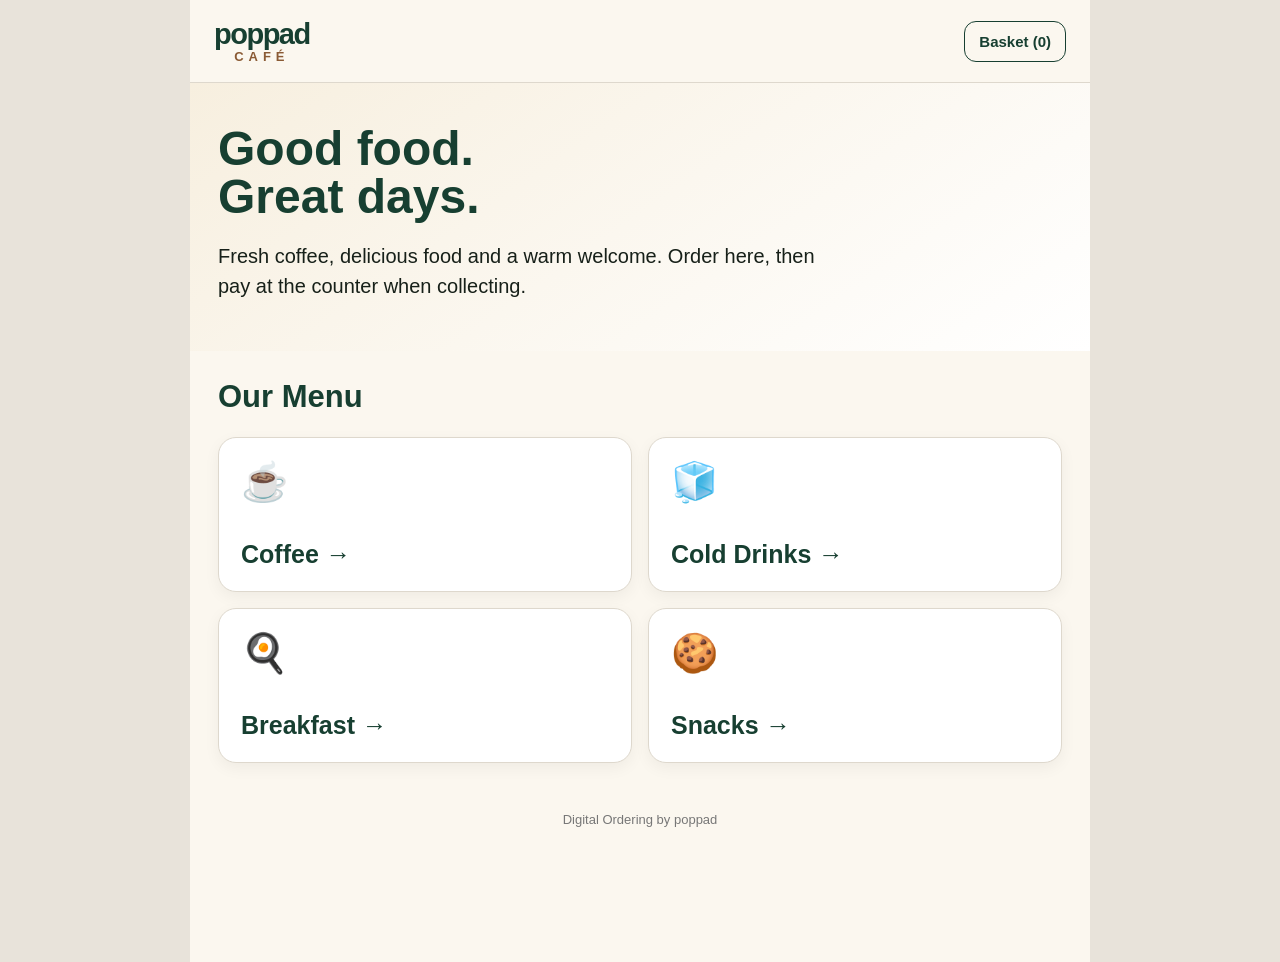
<file: index.html>
<!doctype html>
<html lang="en"><head><meta charset="utf-8"><meta name="viewport" content="width=device-width,initial-scale=1,viewport-fit=cover"><title>POPPAD CAFÉ • Order</title><link rel="stylesheet" href="styles.css"></head>
<body><main id="app" class="app"></main><script src="config.js"></script><script src="app.js"></script></body></html>
</file>
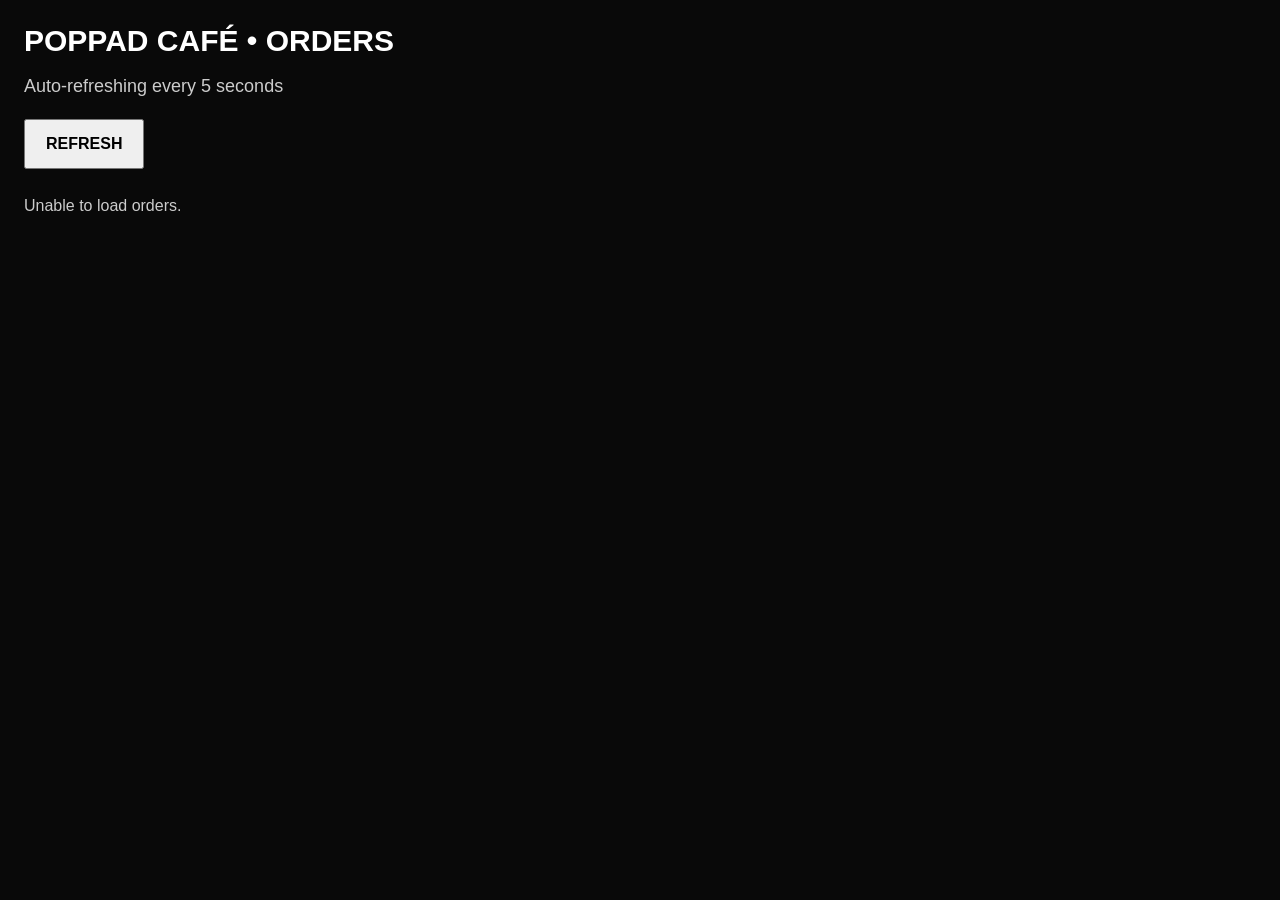
<file: staff.html>
<!doctype html>
<html lang="en">
<head>
  <meta charset="utf-8">
  <meta name="viewport" content="width=device-width,initial-scale=1">
  <title>POPPAD CAFÉ • Staff Orders</title>

  <style>
    * { box-sizing: border-box; }

    body {
      margin: 0;
      padding: 24px;
      background: #090909;
      color: #fff;
      font-family: Arial, Helvetica, sans-serif;
    }

    h1 {
      margin: 0 0 18px;
      font-size: 30px;
    }

    .sub {
      color: #ccc;
      font-size: 18px;
      margin-bottom: 22px;
    }

    button {
      font: inherit;
      font-weight: 800;
      cursor: pointer;
    }

    #refresh {
      padding: 14px 20px;
      margin-bottom: 18px;
    }

    .order {
      background: #171717;
      border: 1px solid #555;
      border-radius: 18px;
      padding: 22px;
      margin-bottom: 18px;
    }

    .number {
      font-size: 38px;
      font-weight: 900;
      margin-bottom: 8px;
    }

    .customer {
      font-size: 26px;
      margin-bottom: 18px;
    }

    .item {
      border-top: 1px solid #444;
      padding: 14px 0;
      font-size: 20px;
    }

    .options {
      color: #ccc;
      font-size: 17px;
      margin-top: 4px;
    }

    .total {
      font-size: 30px;
      font-weight: 900;
      margin: 18px 0;
    }

    .complete {
      width: 100%;
      padding: 20px;
      border: 0;
      border-radius: 12px;
      background: #fff;
      color: #000;
      font-size: 20px;
    }

    #status {
      color: #ccc;
      margin: 10px 0 20px;
    }
  </style>

  <script src="config.js"></script>
</head>

<body>

  <h1>POPPAD CAFÉ • ORDERS</h1>
  <div class="sub">Auto-refreshing every 5 seconds</div>

  <button id="refresh" onclick="loadOrders()">REFRESH</button>

  <div id="status"></div>
  <div id="orders"></div>

  <script>
    const API = (window.POPPAD_ORDER_CONFIG || {}).orderApiUrl;

    const esc = s => String(s ?? "")
      .replace(/&/g, "&amp;")
      .replace(/</g, "&lt;")
      .replace(/>/g, "&gt;")
      .replace(/"/g, "&quot;")
      .replace(/'/g, "&#39;");

    async function loadOrders() {
      const ordersEl = document.getElementById("orders");
      const statusEl = document.getElementById("status");

      if (!API) {
        statusEl.textContent = "Staff screen is not connected.";
        return;
      }

      try {
        const response = await fetch(
          API + "?action=orders&t=" + Date.now(),
          { cache: "no-store" }
        );

        const data = await response.json();
        const orders = data.orders || [];

        if (!orders.length) {
          ordersEl.innerHTML = "";
          statusEl.textContent = "No active orders.";
          return;
        }

        statusEl.textContent = "";

        ordersEl.innerHTML = orders.map(order => {
          const items = (order.items || []).map(item => {
            const options =
              item.options && item.options.length
                ? item.options.join(" • ")
                : "Regular";

            return `
              <div class="item">
                <strong>${esc(item.quantity)} × ${esc(item.itemName)}</strong>
                <div class="options">${esc(options)}</div>
              </div>
            `;
          }).join("");

          return `
            <div class="order" id="order-${esc(order.id)}">
              <div class="number">#${esc(order.orderNumber)}</div>
              <div class="customer">${esc(order.customerName)}</div>

              ${items}

              <div class="total">€${Number(order.total).toFixed(2)}</div>

              <button
                class="complete"
                onclick="completeOrder('${esc(order.id)}')">
                COMPLETE ORDER
              </button>
            </div>
          `;
        }).join("");

      } catch (err) {
        statusEl.textContent = "Unable to load orders.";
      }
    }

    async function completeOrder(orderId) {
      if (!confirm("Mark this order complete?")) return;

      const card = document.getElementById("order-" + orderId);

      if (card) {
        card.remove();
      }

      if (!document.querySelector(".order")) {
        document.getElementById("status").textContent = "No active orders.";
      }

      try {
        await fetch(API, {
          method: "POST",
          body: JSON.stringify({
            action: "completeOrder",
            orderId: orderId
          })
        });

        setTimeout(loadOrders, 1000);

      } catch (err) {
        setTimeout(loadOrders, 1000);
      }
    }

    document.getElementById("refresh").addEventListener("click", loadOrders);

    loadOrders();
    setInterval(loadOrders, 5000);
  </script>

</body>
</html>
</file>
<file: styles.css>
*{box-sizing:border-box} :root{--green:#173f31;--sage:#96aa91;--coffee:#8a5a34;--sand:#eadcc8;--cream:#fbf7ef;--ink:#172019;--line:#ded8cd;--white:#fff;--danger:#8b2f2f} body{margin:0;background:#e8e3da;color:var(--ink);font-family:Arial,Helvetica,sans-serif}.app{max-width:900px;min-height:100vh;margin:auto;background:var(--cream);padding-bottom:110px}.top{position:sticky;top:0;z-index:5;display:flex;align-items:center;justify-content:space-between;padding:18px 24px;background:rgba(251,247,239,.97);border-bottom:1px solid var(--line)}.brand{font-size:29px;font-weight:900;letter-spacing:-1.5px;color:var(--green)}.brand span{display:block;margin-top:-2px;font-size:13px;letter-spacing:5px;color:var(--coffee);text-align:center}.cartbtn,.back{border:1px solid var(--green);background:transparent;color:var(--green);border-radius:12px;padding:11px 14px;font-weight:800;font-size:15px;width:auto}.hero{padding:42px 28px 30px;background:linear-gradient(145deg,#f7efdf,#fff)}.hero h1{font-size:48px;line-height:1;margin:0;color:var(--green)}.hero p{font-size:20px;line-height:1.5;max-width:620px}.content{padding:24px 28px}.grid{display:grid;grid-template-columns:repeat(2,minmax(0,1fr));gap:16px}.card{background:#fff;border:1px solid var(--line);border-radius:18px;padding:22px;box-shadow:0 5px 16px #0000000d}.category{min-height:155px;display:flex;flex-direction:column;justify-content:space-between;cursor:pointer}.category .icon{font-size:38px}.category h3{font-size:25px;margin:12px 0 0;color:var(--green)}.product{cursor:pointer}.product h3{font-size:21px;margin:0 0 8px}.price{font-weight:900;color:var(--coffee);font-size:19px}.section-title{font-size:31px;color:var(--green);margin:4px 0 22px}.option-group{margin:24px 0}.option-group h3{margin-bottom:10px}.options{display:flex;gap:10px;flex-wrap:wrap}.chip{width:auto;padding:12px 14px;border-radius:12px;border:1px solid #b9b4aa;background:#fff;color:var(--ink);font-weight:700}.chip.on{background:var(--green);color:#fff;border-color:var(--green)}.qty{display:flex;align-items:center;gap:16px;margin:22px 0}.qty button{width:48px;height:48px;padding:0;font-size:24px}.primary{width:100%;border:0;border-radius:13px;padding:18px;background:var(--green);color:#fff;font-size:18px;font-weight:900}.secondary{width:100%;border:1px solid var(--green);border-radius:13px;padding:16px;background:transparent;color:var(--green);font-size:17px;font-weight:800}.basket-item{display:flex;justify-content:space-between;gap:14px;padding:16px 0;border-bottom:1px solid var(--line)}.muted{color:#6c6c65;font-size:14px;line-height:1.45}.total{display:flex;justify-content:space-between;font-size:26px;font-weight:900;padding:22px 0}.field{width:100%;font-size:20px;padding:16px;border:1px solid #aaa;border-radius:12px;background:#fff;margin:8px 0 20px}.notice{padding:14px;border-radius:12px;background:#efe7d9;margin:16px 0}.success{text-align:center;padding:54px 28px}.tick{width:76px;height:76px;margin:0 auto 22px;border-radius:50%;background:var(--green);color:#fff;font-size:46px;display:grid;place-items:center}.order-no{font-size:34px;font-weight:900;background:#efe7d9;padding:18px;border-radius:14px;margin:24px 0}.footer{padding:25px;text-align:center;color:#777;font-size:13px}.error{color:var(--danger);font-weight:700;margin:10px 0}@media(max-width:620px){.grid{grid-template-columns:1fr}.hero h1{font-size:40px}.content{padding:20px}.top{padding:15px 18px}}
.hero h1,
.product-title {
  position: relative;
  z-index: 2;
}

.hero::before,
.hero::after,
.product::before,
.product::after {
  display: none !important;
  content: none !important;
}
</file>
